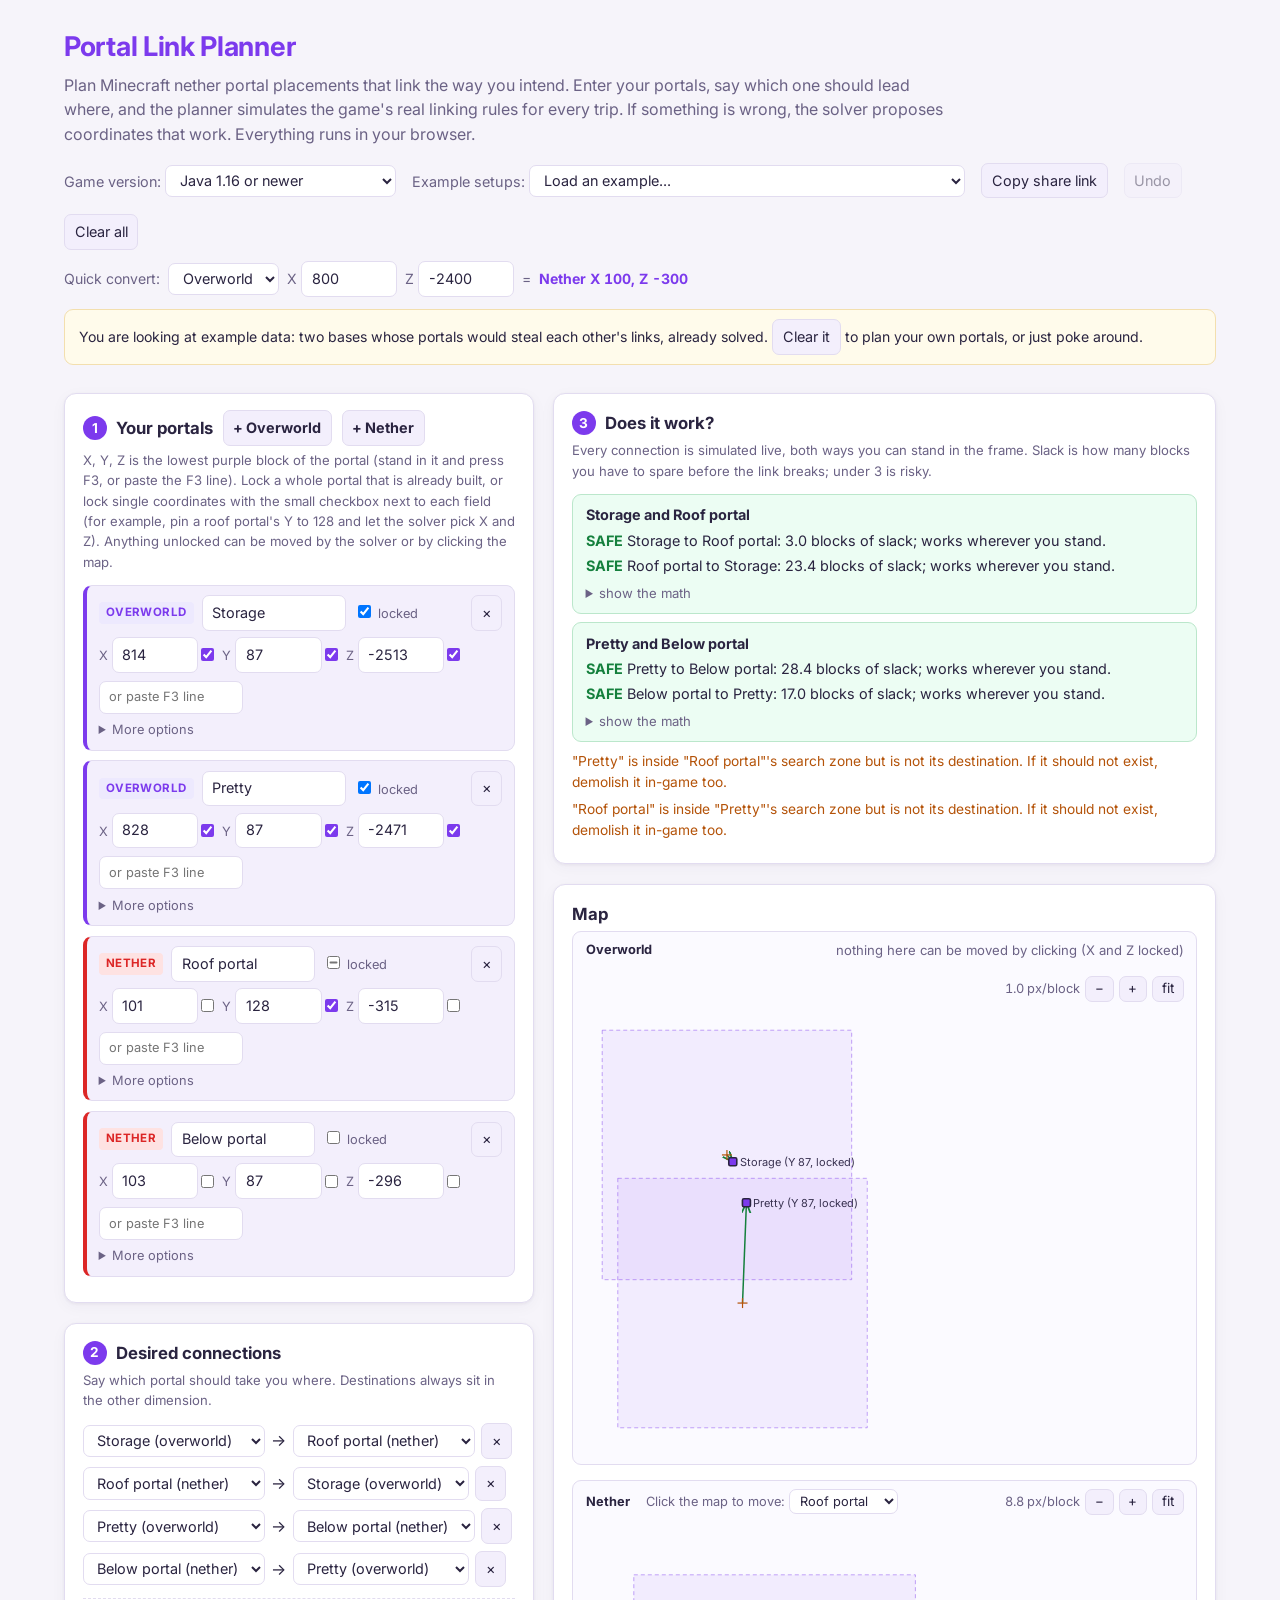
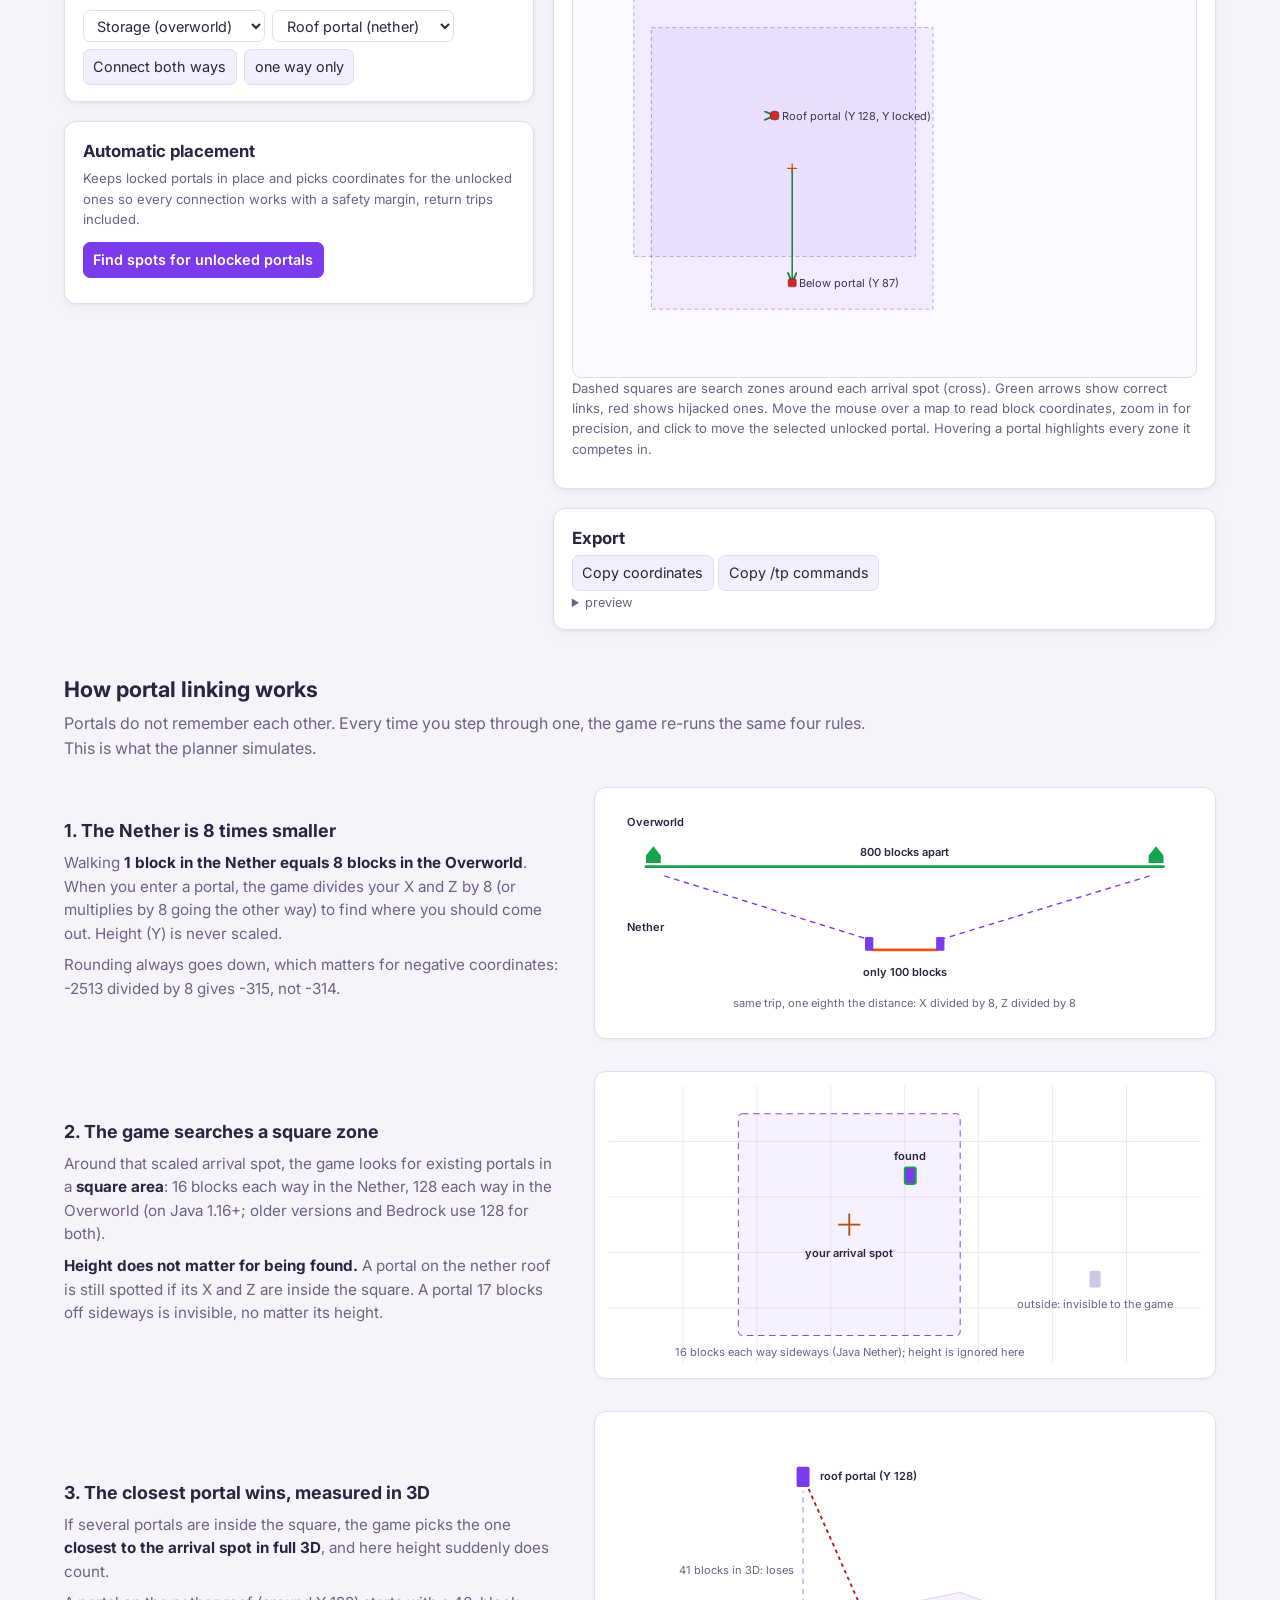
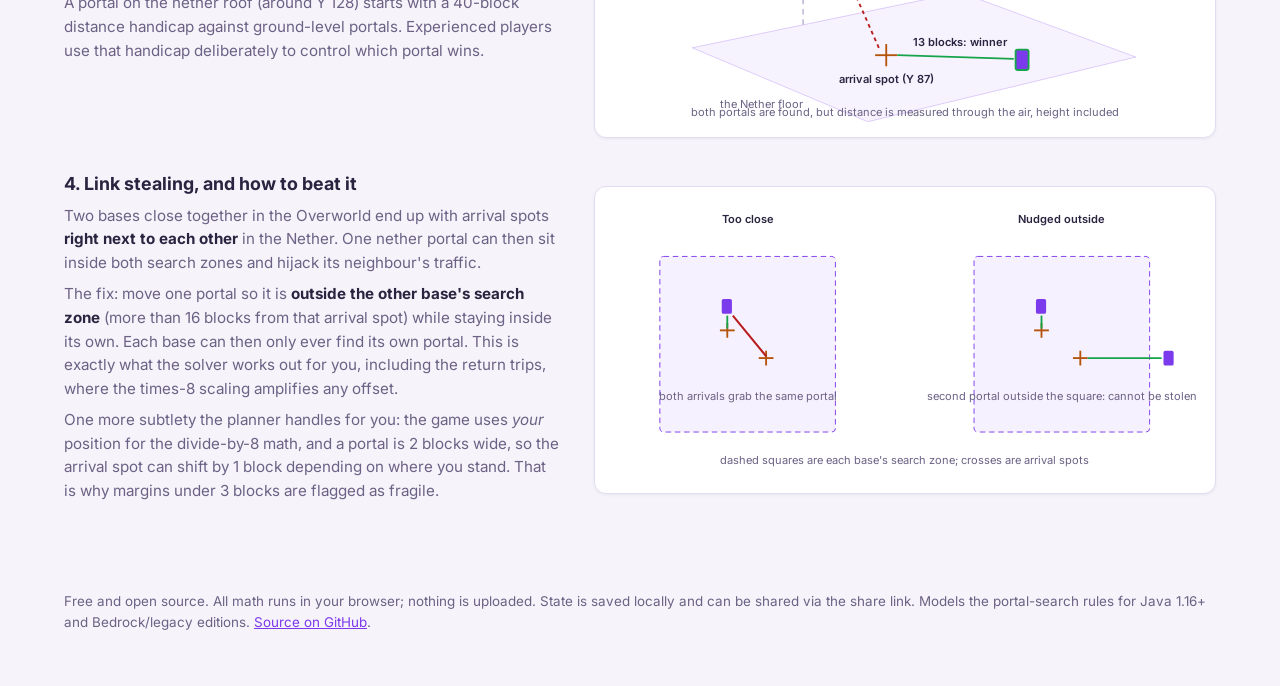
<file: index.html>
<!DOCTYPE html>
<html lang="en">
<head>
  <meta charset="UTF-8">
  <meta name="viewport" content="width=device-width, initial-scale=1.0">
  <title>Portal Link Planner - Minecraft Nether Portal Calculator</title>
  <meta name="description" content="Free Minecraft nether portal calculator and planner. Work out where to build portals so they link correctly, simulate every trip, catch link-stealing between nearby portals, and let the solver propose safe coordinates. Runs in your browser.">
  <meta name="keywords" content="minecraft nether portal calculator, where to build nether portal, nether portal not linking, portal coordinates calculator, minecraft portal linking explained, nether portal link, portal pairing, link stealing">
  <link rel="canonical" href="https://portals.smallapp.cc/">
  <meta name="robots" content="index, follow">
  <meta property="og:type" content="website">
  <meta property="og:url" content="https://portals.smallapp.cc/">
  <meta property="og:title" content="Portal Link Planner - Minecraft Nether Portal Calculator">
  <meta property="og:description" content="Plan nether portal placements that link correctly. Simulates the real linking rules, flags hijacked links, and proposes safe coordinates.">
  <meta name="twitter:card" content="summary">
  <meta name="twitter:title" content="Portal Link Planner">
  <meta name="twitter:description" content="Minecraft nether portal calculator and planner. Free, runs in your browser.">
  <link rel="icon" href="data:image/svg+xml,%3Csvg xmlns='http://www.w3.org/2000/svg' viewBox='0 0 32 32'%3E%3Crect width='32' height='32' rx='6' fill='%23f3effc'/%3E%3Crect x='8' y='4' width='16' height='24' rx='2' fill='none' stroke='%237c3aed' stroke-width='4'/%3E%3Crect x='12' y='8' width='8' height='16' fill='%23a855f7'/%3E%3C/svg%3E">
  <link rel="preconnect" href="https://fonts.googleapis.com">
  <link rel="preconnect" href="https://fonts.gstatic.com" crossorigin>
  <link href="https://fonts.googleapis.com/css2?family=Inter:wght@400;500;600;700&display=swap" rel="stylesheet">
  <script type="application/ld+json">
  {
    "@context": "https://schema.org",
    "@type": "WebApplication",
    "name": "Portal Link Planner",
    "url": "https://portals.smallapp.cc/",
    "applicationCategory": "UtilityApplication",
    "operatingSystem": "Any (browser)",
    "offers": { "@type": "Offer", "price": "0", "priceCurrency": "USD" },
    "description": "A free Minecraft nether portal calculator and planner: work out where to build portals so they link correctly, simulate every trip, and let the solver propose safe coordinates. Models the real Java 1.16+ and Bedrock linking rules."
  }
  </script>
  <script type="application/ld+json">
  {
    "@context": "https://schema.org",
    "@type": "FAQPage",
    "mainEntity": [
      {
        "@type": "Question",
        "name": "Where should I build my nether portal so it links to my base?",
        "acceptedAnswer": { "@type": "Answer", "text": "Divide your Overworld X and Z coordinates by 8 (rounding down) and build the nether portal there, at a similar height. Example: an Overworld portal at X=800, Z=-2400 links best to a nether portal at X=100, Z=-300." }
      },
      {
        "@type": "Question",
        "name": "Why does my nether portal link to the wrong portal?",
        "acceptedAnswer": { "@type": "Answer", "text": "Portals do not remember partners. Every trip, the game searches a square area around your scaled coordinates (16 blocks each way in the Nether, 128 in the Overworld on Java 1.16+) and picks the closest portal in 3D. If another portal sits closer to your arrival spot, it steals the link. Move one portal out of the search zone or closer to its own arrival spot." }
      },
      {
        "@type": "Question",
        "name": "Why did Minecraft create a new portal instead of using mine?",
        "acceptedAnswer": { "@type": "Answer", "text": "No existing portal was inside the search zone around your scaled arrival coordinates (16 blocks each way in the Nether, 128 in the Overworld on Java 1.16+), so the game spawned a fresh one. Rebuild your portal within that range. Height does not matter for being found, only sideways distance." }
      }
    ]
  }
  </script>
  <link rel="stylesheet" href="style.css?v=6">
</head>
<body>
  <header>
    <h1>Portal Link Planner</h1>
    <p class="tagline">Plan Minecraft nether portal placements that link the way you intend. Enter your portals, say which one should lead where, and the planner simulates the game's real linking rules for every trip. If something is wrong, the solver proposes coordinates that work. Everything runs in your browser.</p>
    <div class="toolbar">
      <label>Game version:
        <select id="edition">
          <option value="java">Java 1.16 or newer</option>
          <option value="legacy">Bedrock, or Java before 1.16</option>
        </select>
      </label>
      <label>Example setups:
        <select id="preset">
          <option value="">Load an example...</option>
          <option value="worked">Two nearby bases sharing a roof portal (link-stealing case)</option>
          <option value="simple">Simple pair, one base</option>
          <option value="hub">Nether hub with two gates</option>
        </select>
      </label>
      <button id="share">Copy share link</button>
      <button id="undo" disabled>Undo</button>
      <button id="clear" class="danger">Clear all</button>
    </div>
    <div class="quickconv">Quick convert:
      <select id="qc-dim">
        <option value="overworld">Overworld</option>
        <option value="nether">Nether</option>
      </select>
      <label>X <input type="number" id="qc-x" value="800"></label>
      <label>Z <input type="number" id="qc-z" value="-2400"></label>
      <span>=</span> <strong id="qc-out"></strong>
    </div>
    <div id="example-banner" hidden>You are looking at example data: two bases whose portals would steal each other's links, already solved.
      <button id="banner-clear">Clear it</button> to plan your own portals, or just poke around.</div>
  </header>

  <main>
    <section id="left">
      <div class="panel">
        <h2><span class="step-num">1</span> Your portals <button id="add-overworld">+ Overworld</button> <button id="add-nether">+ Nether</button></h2>
        <span class="hint">X, Y, Z is the lowest purple block of the portal (stand in it and press F3, or paste the F3 line). Lock a whole portal that is already built, or lock single coordinates with the small checkbox next to each field (for example, pin a roof portal's Y to 128 and let the solver pick X and Z). Anything unlocked can be moved by the solver or by clicking the map.</span>
        <div id="portal-list"></div>
      </div>
      <div class="panel">
        <h2><span class="step-num">2</span> Desired connections</h2>
        <span class="hint">Say which portal should take you where. Destinations always sit in the other dimension.</span>
        <div id="link-list"></div>
        <div class="pair-row">
          <select id="pair-a"></select> <select id="pair-b"></select>
          <button id="pair-btn">Connect both ways</button>
          <button id="pair-one" title="Add only the one-directional connection, for special setups">one way only</button>
        </div>
      </div>
      <div class="panel">
        <h2>Automatic placement</h2>
        <span class="hint">Keeps locked portals in place and picks coordinates for the unlocked ones so every connection works with a safety margin, return trips included.</span>
        <button id="solve" class="primary">Find spots for unlocked portals</button>
        <div id="solver-output"></div>
      </div>
    </section>

    <section id="right">
      <div class="panel">
        <h2><span class="step-num">3</span> Does it work?</h2>
        <span class="hint">Every connection is simulated live, both ways you can stand in the frame. Slack is how many blocks you have to spare before the link breaks; under 3 is risky.</span>
        <div id="verify-output"></div>
        <div id="warnings"></div>
      </div>
      <div class="panel">
        <h2>Map</h2>
        <div id="maps"></div>
        <p class="hint map-legend">Dashed squares are search zones around each arrival spot (cross). Green arrows show correct links, red shows hijacked ones. Move the mouse over a map to read block coordinates, zoom in for precision, and click to move the selected unlocked portal. Hovering a portal highlights every zone it competes in.</p>
      </div>
      <div class="panel">
        <h2>Export</h2>
        <button id="copy-coords">Copy coordinates</button>
        <button id="copy-tp">Copy /tp commands</button>
        <details class="adv"><summary>preview</summary><pre id="coords-out"></pre></details>
      </div>
    </section>
  </main>

  <section id="learn">
    <h2>How portal linking works</h2>
    <p class="sub">Portals do not remember each other. Every time you step through one, the game re-runs the same four rules. This is what the planner simulates.</p>

    <div class="step">
      <div>
        <h3>1. The Nether is 8 times smaller</h3>
        <p>Walking <strong>1 block in the Nether equals 8 blocks in the Overworld</strong>. When you enter a portal, the game divides your X and Z by 8 (or multiplies by 8 going the other way) to find where you should come out. Height (Y) is never scaled.</p>
        <p>Rounding always goes down, which matters for negative coordinates: -2513 divided by 8 gives -315, not -314.</p>
      </div>
      <div class="diagram">
        <svg viewBox="0 0 640 240" role="img" aria-label="Diagram: 800 blocks in the Overworld equals 100 blocks in the Nether">
          <text x="20" y="26" class="svg-label bright">Overworld</text>
          <line x1="40" y1="70" x2="600" y2="70" stroke="#16a34a" stroke-width="3" stroke-linecap="round"/>
          <polygon points="40,58 48,48 56,58 56,66 40,66" fill="#16a34a"/>
          <polygon points="584,58 592,48 600,58 600,66 584,66" fill="#16a34a"/>
          <text x="320" y="58" text-anchor="middle" class="svg-label bright">800 blocks apart</text>
          <line x1="60" y1="80" x2="285" y2="150" class="dashline" stroke="#7c3aed" stroke-width="1.5"/>
          <line x1="585" y1="80" x2="355" y2="150" class="dashline" stroke="#7c3aed" stroke-width="1.5"/>
          <text x="20" y="140" class="svg-label bright">Nether</text>
          <line x1="285" y1="160" x2="355" y2="160" stroke="#ea580c" stroke-width="3" stroke-linecap="round"/>
          <rect x="277" y="146" width="9" height="15" rx="1.5" fill="#7c3aed"/>
          <rect x="354" y="146" width="9" height="15" rx="1.5" fill="#7c3aed"/>
          <text x="320" y="188" text-anchor="middle" class="svg-label bright">only 100 blocks</text>
          <text x="320" y="222" text-anchor="middle" class="svg-label">same trip, one eighth the distance: X divided by 8, Z divided by 8</text>
        </svg>
      </div>
    </div>

    <div class="step">
      <div>
        <h3>2. The game searches a square zone</h3>
        <p>Around that scaled arrival spot, the game looks for existing portals in a <strong>square area</strong>: 16 blocks each way in the Nether, 128 each way in the Overworld (on Java 1.16+; older versions and Bedrock use 128 for both).</p>
        <p><strong>Height does not matter for being found.</strong> A portal on the nether roof is still spotted if its X and Z are inside the square. A portal 17 blocks off sideways is invisible, no matter its height.</p>
      </div>
      <div class="diagram">
        <svg viewBox="0 0 640 300" role="img" aria-label="Diagram: search zone around the arrival spot, one portal found inside, one ignored outside">
          <g class="svg-grid">
            <line x1="0" y1="60" x2="640" y2="60"/><line x1="0" y1="120" x2="640" y2="120"/>
            <line x1="0" y1="180" x2="640" y2="180"/><line x1="0" y1="240" x2="640" y2="240"/>
            <line x1="80" y1="0" x2="80" y2="300"/><line x1="160" y1="0" x2="160" y2="300"/>
            <line x1="240" y1="0" x2="240" y2="300"/><line x1="320" y1="0" x2="320" y2="300"/>
            <line x1="400" y1="0" x2="400" y2="300"/><line x1="480" y1="0" x2="480" y2="300"/>
            <line x1="560" y1="0" x2="560" y2="300"/>
          </g>
          <rect x="140" y="30" width="240" height="240" fill="rgba(124,58,237,0.07)" stroke="#7c3aed" stroke-dasharray="7 5" rx="4"/>
          <g class="crosshair">
            <line x1="248" y1="150" x2="272" y2="150"/><line x1="260" y1="138" x2="260" y2="162"/>
          </g>
          <text x="260" y="185" text-anchor="middle" class="svg-label bright">your arrival spot</text>
          <rect x="320" y="88" width="12" height="18" rx="2" fill="#7c3aed" stroke="#16a34a" stroke-width="2"/>
          <text x="326" y="80" text-anchor="middle" class="svg-label bright" fill="#16a34a">found</text>
          <rect x="520" y="200" width="12" height="18" rx="2" fill="#cfc7e2"/>
          <text x="526" y="240" text-anchor="middle" class="svg-label">outside: invisible to the game</text>
          <text x="260" y="292" text-anchor="middle" class="svg-label">16 blocks each way sideways (Java Nether); height is ignored here</text>
        </svg>
      </div>
    </div>

    <div class="step">
      <div>
        <h3>3. The closest portal wins, measured in 3D</h3>
        <p>If several portals are inside the square, the game picks the one <strong>closest to the arrival spot in full 3D</strong>, and here height suddenly does count.</p>
        <p>A portal on the nether roof (around Y 128) starts with a 40-block distance handicap against ground-level portals. Experienced players use that handicap deliberately to control which portal wins.</p>
      </div>
      <div class="diagram">
        <svg viewBox="0 0 640 320" role="img" aria-label="Diagram: a ground portal 13 blocks away beats a roof portal 41 blocks away in 3D distance">
          <polygon points="90,240 380,180 570,250 280,320" fill="rgba(124,58,237,0.06)" stroke="rgba(124,58,237,0.25)"/>
          <text x="120" y="305" class="svg-label">the Nether floor</text>
          <g class="crosshair">
            <line x1="288" y1="248" x2="312" y2="248"/><line x1="300" y1="236" x2="300" y2="260"/>
          </g>
          <text x="300" y="278" text-anchor="middle" class="svg-label bright">arrival spot (Y 87)</text>
          <rect x="440" y="242" width="14" height="22" rx="2" fill="#7c3aed" stroke="#16a34a" stroke-width="2"/>
          <line x1="312" y1="248" x2="438" y2="252" stroke="#16a34a" stroke-width="2"/>
          <text x="380" y="238" text-anchor="middle" class="svg-label bright" fill="#16a34a">13 blocks: winner</text>
          <line x1="210" y1="215" x2="210" y2="70" class="dashline" stroke="#b9aed6" stroke-width="1.5"/>
          <rect x="203" y="44" width="14" height="22" rx="2" fill="#7c3aed"/>
          <text x="228" y="58" class="svg-label bright">roof portal (Y 128)</text>
          <line x1="292" y1="240" x2="216" y2="68" stroke="#b91c1c" stroke-width="2" stroke-dasharray="4 4"/>
          <text x="200" y="160" text-anchor="end" class="svg-label" fill="#b91c1c">41 blocks in 3D: loses</text>
          <text x="320" y="314" text-anchor="middle" class="svg-label">both portals are found, but distance is measured through the air, height included</text>
        </svg>
      </div>
    </div>

    <div class="step">
      <div>
        <h3>4. Link stealing, and how to beat it</h3>
        <p>Two bases close together in the Overworld end up with arrival spots <strong>right next to each other</strong> in the Nether. One nether portal can then sit inside both search zones and hijack its neighbour's traffic.</p>
        <p>The fix: move one portal so it is <strong>outside the other base's search zone</strong> (more than 16 blocks from that arrival spot) while staying inside its own. Each base can then only ever find its own portal. This is exactly what the solver works out for you, including the return trips, where the times-8 scaling amplifies any offset.</p>
        <p>One more subtlety the planner handles for you: the game uses <em>your</em> position for the divide-by-8 math, and a portal is 2 blocks wide, so the arrival spot can shift by 1 block depending on where you stand. That is why margins under 3 blocks are flagged as fragile.</p>
      </div>
      <div class="diagram">
        <svg viewBox="0 0 640 300" role="img" aria-label="Diagram: before, one portal steals both links; after moving it outside the neighbouring search zone, each base links to its own portal">
          <text x="150" y="24" text-anchor="middle" class="svg-label bright" fill="#b91c1c">Too close</text>
          <rect x="55" y="60" width="190" height="190" fill="rgba(124,58,237,0.07)" stroke="#7c3aed" stroke-dasharray="6 4" rx="4"/>
          <g class="crosshair"><line x1="120" y1="140" x2="136" y2="140"/><line x1="128" y1="132" x2="128" y2="148"/></g>
          <g class="crosshair"><line x1="162" y1="170" x2="178" y2="170"/><line x1="170" y1="162" x2="170" y2="178"/></g>
          <rect x="122" y="106" width="11" height="16" rx="2" fill="#7c3aed"/>
          <line x1="128" y1="138" x2="128" y2="124" stroke="#16a34a" stroke-width="2"/>
          <line x1="170" y1="168" x2="134" y2="124" stroke="#b91c1c" stroke-width="2.2"/>
          <text x="150" y="215" text-anchor="middle" class="svg-label" fill="#b91c1c">both arrivals grab the same portal</text>
          <text x="490" y="24" text-anchor="middle" class="svg-label bright" fill="#15803d">Nudged outside</text>
          <rect x="395" y="60" width="190" height="190" fill="rgba(124,58,237,0.07)" stroke="#7c3aed" stroke-dasharray="6 4" rx="4"/>
          <g class="crosshair"><line x1="460" y1="140" x2="476" y2="140"/><line x1="468" y1="132" x2="468" y2="148"/></g>
          <g class="crosshair"><line x1="502" y1="170" x2="518" y2="170"/><line x1="510" y1="162" x2="510" y2="178"/></g>
          <rect x="462" y="106" width="11" height="16" rx="2" fill="#7c3aed"/>
          <rect x="600" y="162" width="11" height="16" rx="2" fill="#7c3aed"/>
          <line x1="468" y1="138" x2="468" y2="124" stroke="#16a34a" stroke-width="2"/>
          <line x1="518" y1="170" x2="598" y2="170" stroke="#16a34a" stroke-width="2"/>
          <text x="490" y="215" text-anchor="middle" class="svg-label" fill="#15803d">second portal outside the square: cannot be stolen</text>
          <text x="320" y="285" text-anchor="middle" class="svg-label">dashed squares are each base's search zone; crosses are arrival spots</text>
        </svg>
      </div>
    </div>
  </section>

  <footer>
    <p>Free and open source. All math runs in your browser; nothing is uploaded. State is saved locally and can be shared via the share link.
    Models the portal-search rules for Java 1.16+ and Bedrock/legacy editions.
    <a href="https://github.com/DeeKahy/portal-link-planner">Source on GitHub</a>.</p>
  </footer>

  <script type="module" src="app.js?v=6"></script>
</body>
</html>
</file>
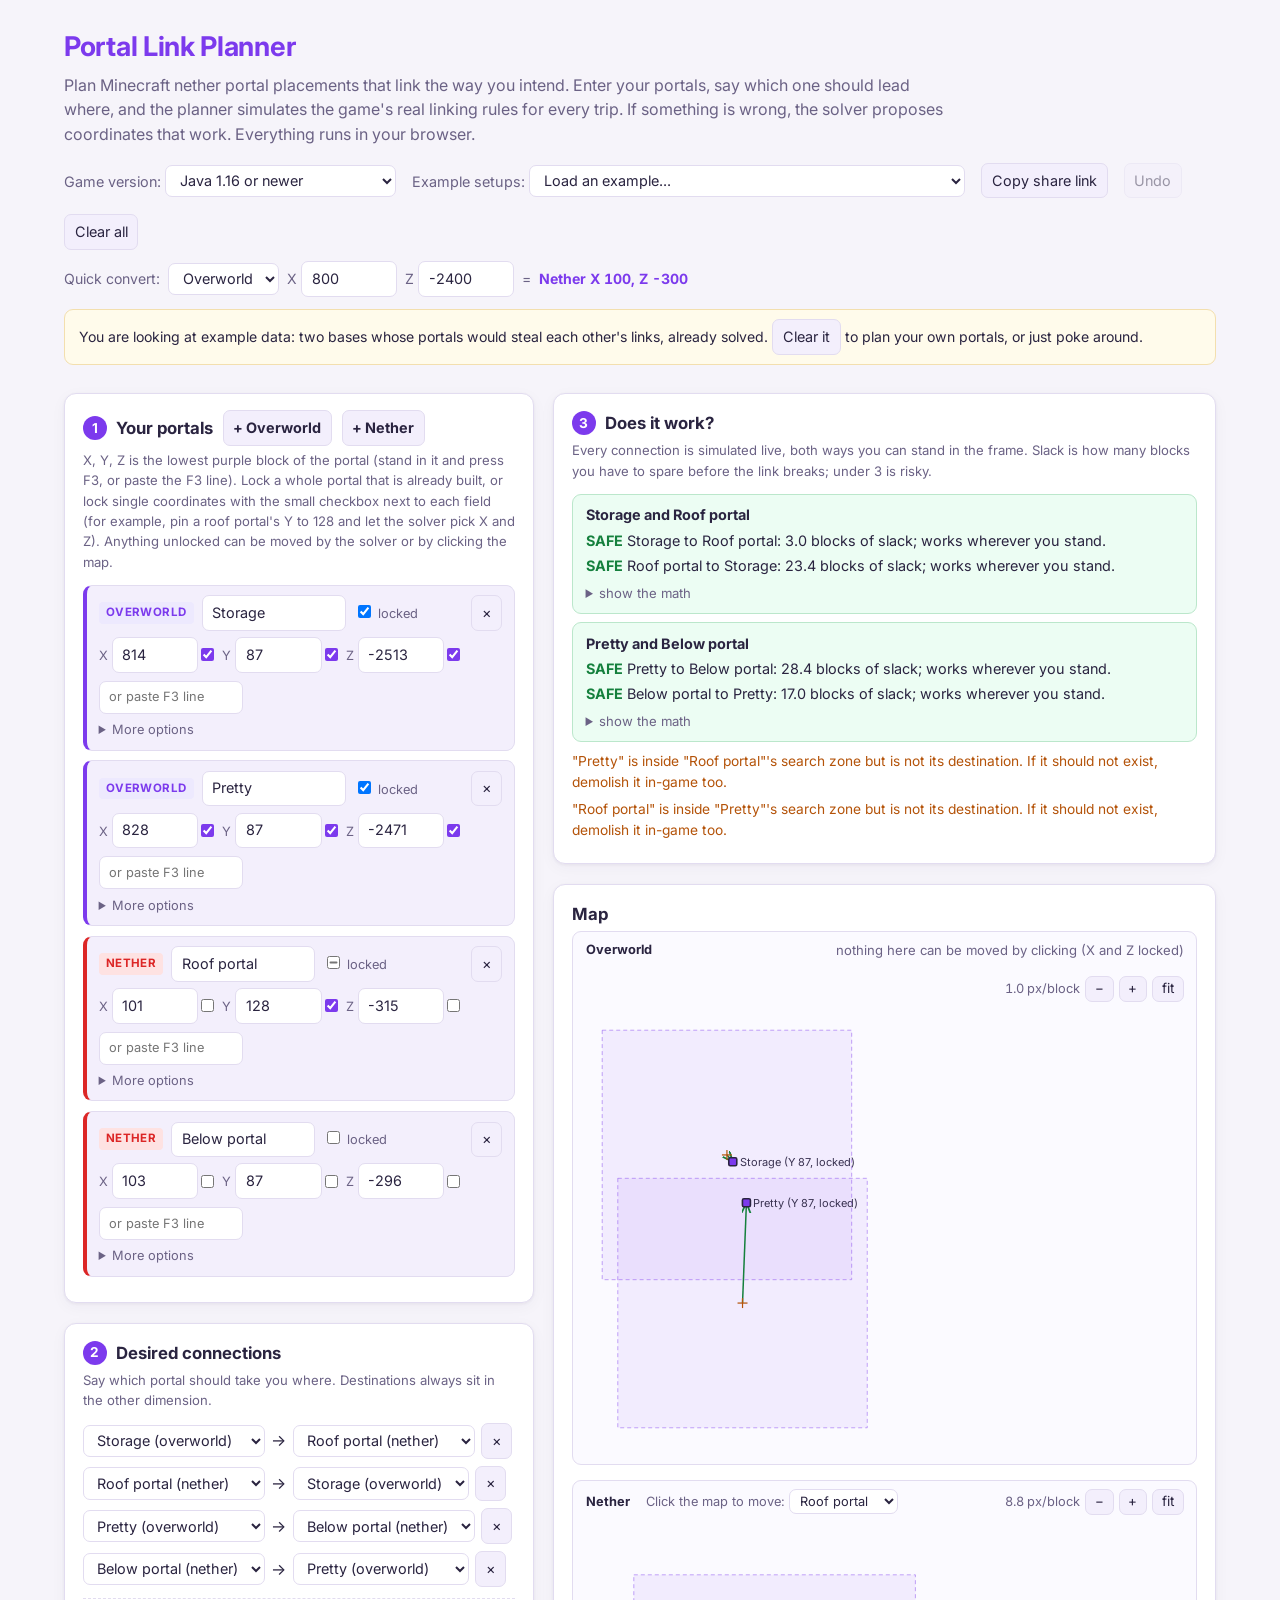
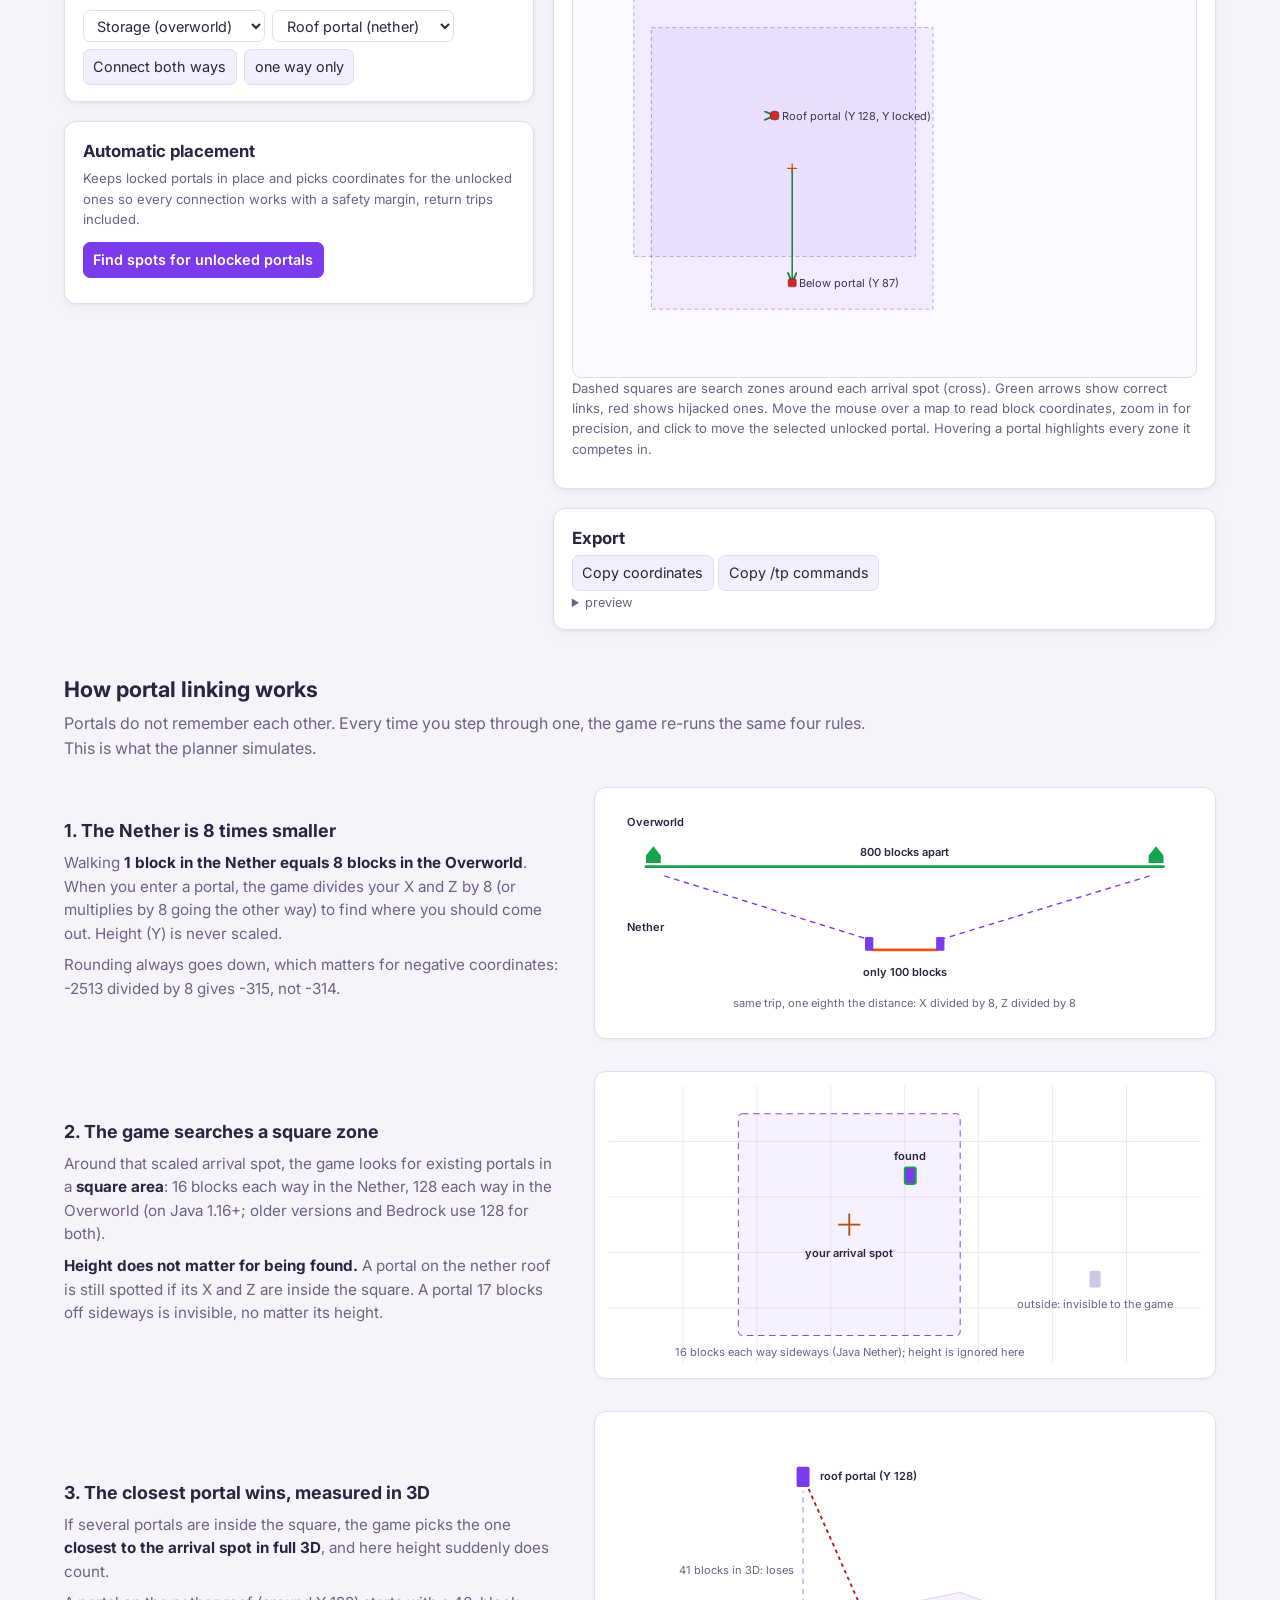
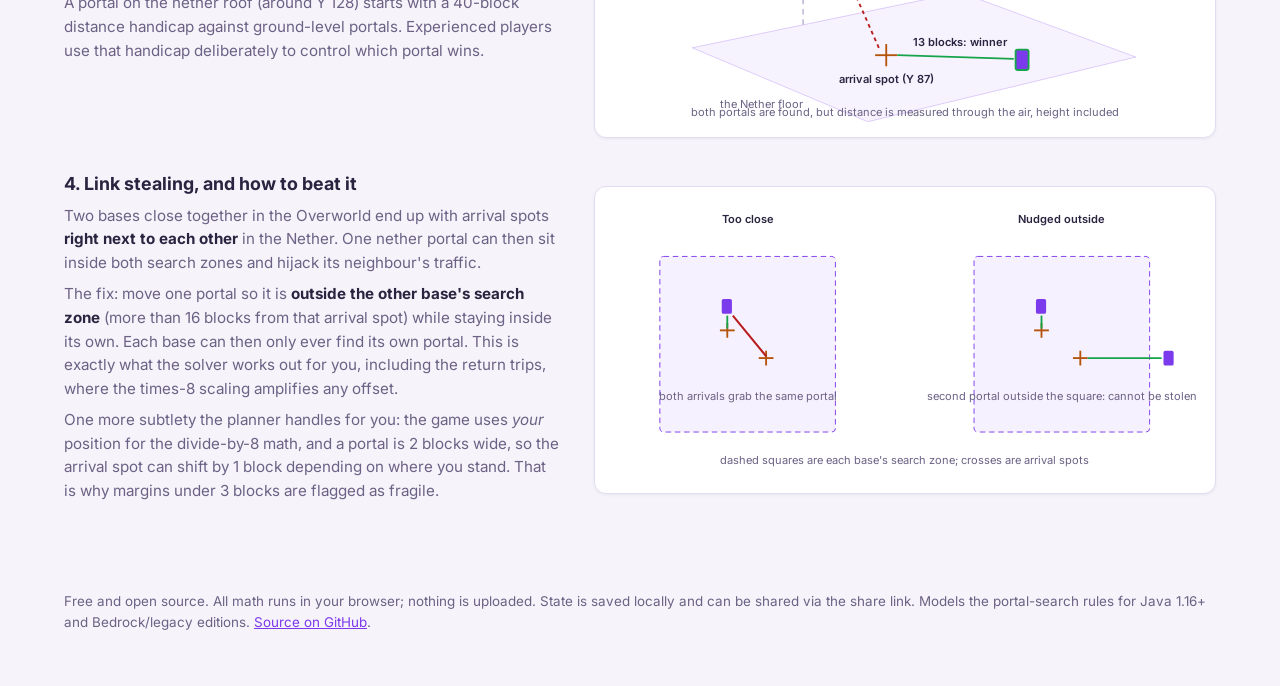
<file: advanced.html>
<!DOCTYPE html>
<html lang="en">
<head>
  <meta charset="UTF-8">
  <title>Portal Link Planner</title>
  <meta name="robots" content="noindex">
  <script>location.replace("./" + location.search);</script>
</head>
<body>
  <p>This page moved. Continue to <a href="./">Portal Link Planner</a>.</p>
</body>
</html>
</file>
<file: style.css>
:root {
  --bg: #f6f4fa;
  --card: #ffffff;
  --card2: #f3effc;
  --text: #2a2440;
  --muted: #6b6285;
  --accent: #7c3aed;
  --accent-soft: #ede9fe;
  --green: #15803d;
  --green-soft: #ecfdf3;
  --yellow: #b45309;
  --yellow-soft: #fffbeb;
  --red: #b91c1c;
  --red-soft: #fef2f2;
  --border: #e2dcf0;
}
* { box-sizing: border-box; }
body {
  margin: 0;
  font-family: "Inter", system-ui, -apple-system, "Segoe UI", Roboto, sans-serif;
  background: var(--bg);
  color: var(--text);
  line-height: 1.55;
}

header { padding: 1.6rem 5vw 0.8rem; max-width: 80rem; margin: 0 auto; }
h1 { margin: 0 0 0.3rem; font-size: 1.7rem; color: var(--accent); letter-spacing: -0.3px; }
.tagline { margin: 0 0 1rem; color: var(--muted); max-width: 56rem; font-size: 1rem; }
h2 { font-size: 1.05rem; margin: 0 0 0.25rem; display: flex; align-items: center; gap: 0.6rem; flex-wrap: wrap; }
.panel > .hint { display: block; margin: 0 0 0.8rem; }

.toolbar { display: flex; gap: 1rem; flex-wrap: wrap; align-items: center; }
.toolbar label { color: var(--muted); font-size: 0.9rem; }

main { display: grid; grid-template-columns: minmax(340px, 470px) 1fr; gap: 1.2rem; padding: 1rem 5vw 0; max-width: 80rem; margin: 0 auto; align-items: start; }
@media (max-width: 900px) { main { grid-template-columns: 1fr; } }

.panel {
  background: var(--card);
  border: 1px solid var(--border);
  border-radius: 12px;
  padding: 1rem 1.1rem;
  margin-bottom: 1.2rem;
  box-shadow: 0 1px 3px rgba(42, 36, 64, 0.06), 0 4px 16px rgba(42, 36, 64, 0.04);
}
.step-num {
  display: inline-flex; align-items: center; justify-content: center;
  width: 1.5rem; height: 1.5rem; border-radius: 50%; flex-shrink: 0;
  background: var(--accent); color: #fff; font-size: 0.85rem; font-weight: 700;
}

button, select, input {
  background: #fff;
  color: var(--text);
  border: 1px solid var(--border);
  border-radius: 7px;
  padding: 0.35rem 0.6rem;
  font: inherit;
  font-size: 0.9rem;
}
button { cursor: pointer; background: var(--card2); }
button:hover { border-color: var(--accent); color: var(--accent); }
button.primary { background: var(--accent); border-color: var(--accent); color: #fff; font-weight: 600; }
button.primary:hover { background: #6d28d9; color: #fff; }
button.danger:hover { border-color: var(--red); color: var(--red); }
input[type="number"] { width: 5.4rem; }
input[type="text"] { width: 9rem; }
input:focus, select:focus { outline: 2px solid var(--accent-soft); border-color: var(--accent); }

.portal-card {
  background: var(--card2);
  border: 1px solid var(--border);
  border-left: 4px solid var(--accent);
  border-radius: 9px;
  padding: 0.6rem 0.75rem;
  margin-bottom: 0.6rem;
  font-size: 0.88rem;
}
.portal-card.nether { border-left-color: #dc2626; }
.portal-card .row { display: flex; gap: 0.5rem; align-items: center; flex-wrap: wrap; margin-bottom: 0.4rem; }
.portal-card .row:last-child { margin-bottom: 0; }
.portal-card .dim-tag {
  font-size: 0.72rem; font-weight: 700; letter-spacing: 0.4px;
  padding: 0.12rem 0.45rem; border-radius: 4px;
  background: var(--accent-soft); color: var(--accent);
}
.portal-card.nether .dim-tag { background: #fee2e2; color: #dc2626; }
.portal-card label { color: var(--muted); font-size: 0.8rem; }
.portal-card .del { margin-left: auto; }

.link-row { display: flex; gap: 0.4rem; align-items: center; margin-bottom: 0.45rem; flex-wrap: wrap; }
.pair-row { display: flex; gap: 0.45rem; align-items: center; flex-wrap: wrap; margin-top: 0.7rem; padding-top: 0.7rem; border-top: 1px dashed var(--border); }

.verdict { border-radius: 9px; padding: 0.6rem 0.8rem; margin-bottom: 0.55rem; font-size: 0.9rem; border: 1px solid var(--border); background: #fff; }
.verdict.green { background: var(--green-soft); border-color: #bbe7cb; }
.verdict.yellow { background: var(--yellow-soft); border-color: #f3dfae; }
.verdict.red { background: var(--red-soft); border-color: #f5c6c6; }
.verdict .headline { font-weight: 500; }
.verdict .green-t { color: var(--green); font-weight: 700; }
.verdict .yellow-t { color: var(--yellow); font-weight: 700; }
.verdict .red-t { color: var(--red); font-weight: 700; }
.verdict details { margin-top: 0.35rem; }
.verdict summary { cursor: pointer; color: var(--muted); font-size: 0.82rem; }
.verdict table { border-collapse: collapse; margin-top: 0.35rem; font-size: 0.8rem; }
.verdict td, .verdict th { padding: 0.18rem 0.55rem; border-bottom: 1px solid var(--border); text-align: left; }
.verdict th { color: var(--muted); font-weight: 600; }

.warning { color: var(--yellow); font-size: 0.86rem; margin: 0.35rem 0; }

#maps { display: flex; flex-direction: column; gap: 0.9rem; }
.map-wrap { background: #fbfaff; border: 1px solid var(--border); border-radius: 9px; padding: 0.5rem; }
.map-wrap h3 { margin: 0.1rem 0.3rem 0.4rem; font-size: 0.84rem; color: var(--muted); font-weight: 500; }
.map-tools {
  display: flex; justify-content: space-between; align-items: center; gap: 0.8rem; flex-wrap: wrap;
  margin: 0 0.3rem 0.45rem; font-size: 0.8rem; color: var(--muted);
}
.map-tools select { font-size: 0.8rem; padding: 0.2rem 0.4rem; }
.coord-readout { font-variant-numeric: tabular-nums; white-space: nowrap; }
svg text { font-family: inherit; }
.search-square { fill: rgba(124, 58, 237, 0.07); stroke: rgba(124, 58, 237, 0.45); stroke-dasharray: 4 3; }
.search-square.hl { fill: rgba(180, 83, 9, 0.14); stroke: var(--yellow); }
.portal-marker { cursor: pointer; }
.link-arrow.good { stroke: var(--green); } .link-arrow.bad { stroke: var(--red); }

#coords-out { background: var(--card2); border-radius: 7px; padding: 0.7rem; font-size: 0.8rem; overflow-x: auto; white-space: pre; }
#solver-output { margin-top: 0.6rem; font-size: 0.9rem; }
#solver-output .sol-ok { color: var(--green); }
#solver-output .sol-fail { color: var(--red); }
.hint { color: var(--muted); font-size: 0.82rem; font-weight: 400; }

/* explainer section with diagrams */
#learn { padding: 1.5rem 5vw 1rem; max-width: 80rem; margin: 0 auto; }
#learn > h2 { font-size: 1.35rem; margin-bottom: 0.3rem; }
#learn > .sub { color: var(--muted); margin: 0 0 1.6rem; max-width: 52rem; }
.step {
  display: grid; grid-template-columns: minmax(240px, 1fr) minmax(300px, 1.25fr);
  gap: 2rem; align-items: center; margin-bottom: 2rem;
}
@media (max-width: 860px) { .step { grid-template-columns: 1fr; gap: 1rem; } }
.step h3 { margin: 0 0 0.4rem; font-size: 1.12rem; }
.step p { margin: 0 0 0.5rem; color: var(--muted); font-size: 0.95rem; }
.step p strong { color: var(--text); }
.step .diagram {
  background: var(--card); border: 1px solid var(--border); border-radius: 12px; padding: 0.9rem;
  box-shadow: 0 1px 3px rgba(42, 36, 64, 0.06);
}
.step svg { display: block; width: 100%; height: auto; }

.svg-label { font-size: 12px; fill: var(--muted); font-family: inherit; }
.svg-label.bright { fill: var(--text); font-weight: 600; }
.svg-grid line { stroke: #ebe6f6; }
.crosshair { stroke: #b45309; stroke-width: 2; }
.dashline { stroke-dasharray: 6 5; }

footer { padding: 1.2rem 5vw 2.5rem; color: var(--muted); font-size: 0.84rem; max-width: 80rem; margin: 0 auto; }
footer a { color: var(--accent); }

/* header extras */
.quickconv {
  display: flex; align-items: center; gap: 0.5rem; flex-wrap: wrap;
  margin-top: 0.7rem; font-size: 0.88rem; color: var(--muted);
}
.quickconv input[type="number"] { width: 6rem; }
.quickconv strong { color: var(--accent); font-variant-numeric: tabular-nums; }
#example-banner {
  margin-top: 0.8rem; padding: 0.55rem 0.9rem; border-radius: 9px; font-size: 0.88rem;
  background: var(--yellow-soft); border: 1px solid #f3dfae; color: var(--text);
}
#undo:disabled { opacity: 0.45; cursor: default; }
#undo:disabled:hover { border-color: var(--border); color: var(--text); }

/* portal card extras */
.paste-box { width: 10rem; font-size: 0.8rem; color: var(--muted); }
.coord { display: inline-flex; align-items: center; gap: 0.2rem; }
.coord .axis-lock { width: auto; margin: 0; accent-color: var(--accent); cursor: pointer; }
.coords-row { row-gap: 0.4rem; }
.connect-row {
  background: var(--accent-soft); border-radius: 7px; padding: 0.35rem 0.5rem;
  margin: 0.2rem 0 0.4rem;
}
.connect-row button { font-size: 0.8rem; }
details.adv { margin-top: 0.15rem; }
details.adv summary { cursor: pointer; color: var(--muted); font-size: 0.8rem; }
details.adv .row { margin-top: 0.4rem; }
@keyframes flashCard { 0% { background: var(--yellow-soft); } 100% { background: var(--card2); } }
.portal-card.flash-card { animation: flashCard 1.4s ease-out 1; }

/* grouped verdicts */
.verdict .pair-title { font-weight: 700; margin-bottom: 0.2rem; }
.verdict .dir { margin: 0.15rem 0; }
.verdict .tbl-cap { color: var(--muted); font-size: 0.8rem; margin-top: 0.45rem; }

/* map view */
.map-tools {
  display: flex; align-items: center; gap: 1rem; flex-wrap: wrap;
  margin: 0 0.3rem 0.45rem; font-size: 0.8rem; color: var(--muted);
}
.map-tools select { font-size: 0.8rem; padding: 0.2rem 0.4rem; }
.map-tools strong { color: var(--text); }
.zoom-ui { margin-left: auto; display: flex; align-items: center; gap: 0.3rem; font-variant-numeric: tabular-nums; }
.zoom-ui button { padding: 0.1rem 0.55rem; font-size: 0.85rem; }
.map-scroll { position: relative; overflow: auto; max-height: 480px; border-radius: 6px; }
.map-tooltip {
  position: absolute; z-index: 10; pointer-events: none;
  background: var(--text); color: #fff; border-radius: 6px;
  padding: 0.3rem 0.55rem; font-size: 0.78rem; line-height: 1.35;
  max-width: 16rem; box-shadow: 0 2px 10px rgba(42, 36, 64, 0.35);
}
.cursor-cell { fill: rgba(180, 83, 9, 0.25); stroke: #b45309; stroke-width: 1; pointer-events: none; }
@keyframes flashMarker { 0% { stroke: #b45309; stroke-width: 6; } 100% { stroke: #2a2440; stroke-width: 0.5; } }
svg rect.flash { animation: flashMarker 1.4s ease-out 1; }
.map-legend { margin-top: 0.6rem; }
</file>
